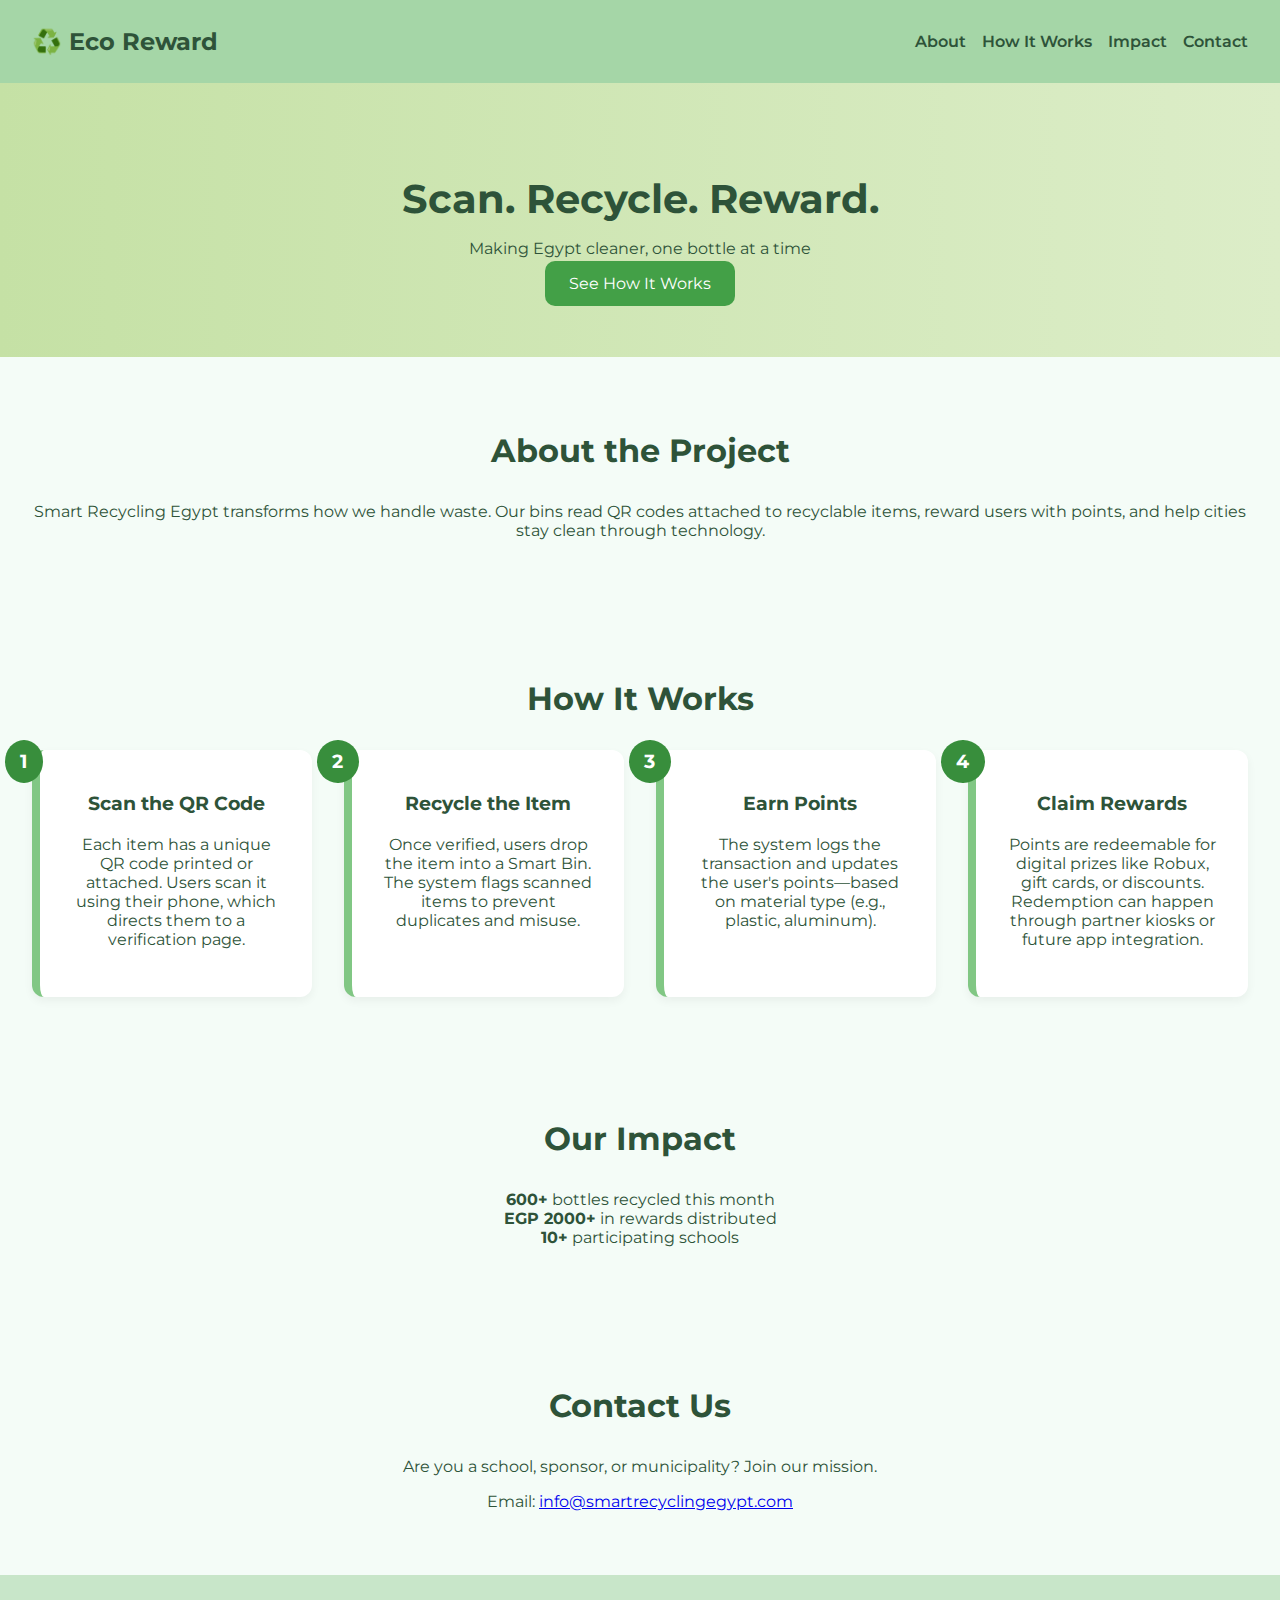
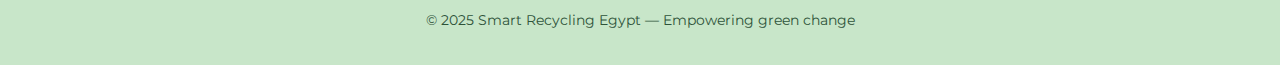
<file: index.html>
<!DOCTYPE html>
<html lang="en">
<head>
  <meta charset="UTF-8" />
  <meta name="viewport" content="width=device-width, initial-scale=1.0" />
  <title>Eco Reward</title>
  <link rel="stylesheet" href="sara.css" />
  <link href="https://fonts.googleapis.com/css2?family=Montserrat:wght@400;700&display=swap" rel="stylesheet" />
</head>
<body>
  <nav>
    <div class="logo">♻️ Eco Reward</div>
    <ul class="nav-links">
      <li><a href="#about">About</a></li>
      <li><a href="#how">How It Works</a></li>
      <li><a href="#impact">Impact</a></li>
      <li><a href="#contact">Contact</a></li>
    </ul>
  </nav>

  <header class="hero">
    <h1>Scan. Recycle. Reward.</h1>
    <p>Making Egypt cleaner, one bottle at a time</p>
    <a href="#how" class="btn">See How It Works</a>
  </header>

  <section id="about" class="section">
    <h2>About the Project</h2>
    <p>Smart Recycling Egypt transforms how we handle waste. Our bins read QR codes attached to recyclable items, reward users with points, and help cities stay clean through technology.</p>
  </section>

  <section id="how" class="section flow">
    <h2>How It Works</h2>
    <div class="steps">
      <div class="step">
        <div class="step-number">1</div>
        <h3>Scan the QR Code</h3>
        <p>Each item has a unique QR code printed or attached. Users scan it using their phone, which directs them to a verification page.</p>
      </div>
      <div class="step">
        <div class="step-number">2</div>
        <h3>Recycle the Item</h3>
        <p>Once verified, users drop the item into a Smart Bin. The system flags scanned items to prevent duplicates and misuse.</p>
      </div>
      <div class="step">
        <div class="step-number">3</div>
        <h3>Earn Points</h3>
        <p>The system logs the transaction and updates the user's points—based on material type (e.g., plastic, aluminum).</p>
      </div>
      <div class="step">
        <div class="step-number">4</div>
        <h3>Claim Rewards</h3>
        <p>Points are redeemable for digital prizes like Robux, gift cards, or discounts. Redemption can happen through partner kiosks or future app integration.</p>
      </div>
    </div>
  </section>

  <section id="impact" class="section">
    <h2>Our Impact</h2>
    <p><strong>600+</strong> bottles recycled this month<br><strong>EGP 2000+</strong> in rewards distributed<br><strong>10+</strong> participating schools</p>
  </section>

  <section id="contact" class="section">
    <h2>Contact Us</h2>
    <p>Are you a school, sponsor, or municipality? Join our mission.</p>
    <p>Email: <a href="mailto:info@smartrecyclingegypt.com">info@smartrecyclingegypt.com</a></p>
  </section>

  <footer>
    <p>&copy; 2025 Smart Recycling Egypt — Empowering green change</p>
  </footer>
</body>
</html>
</file>
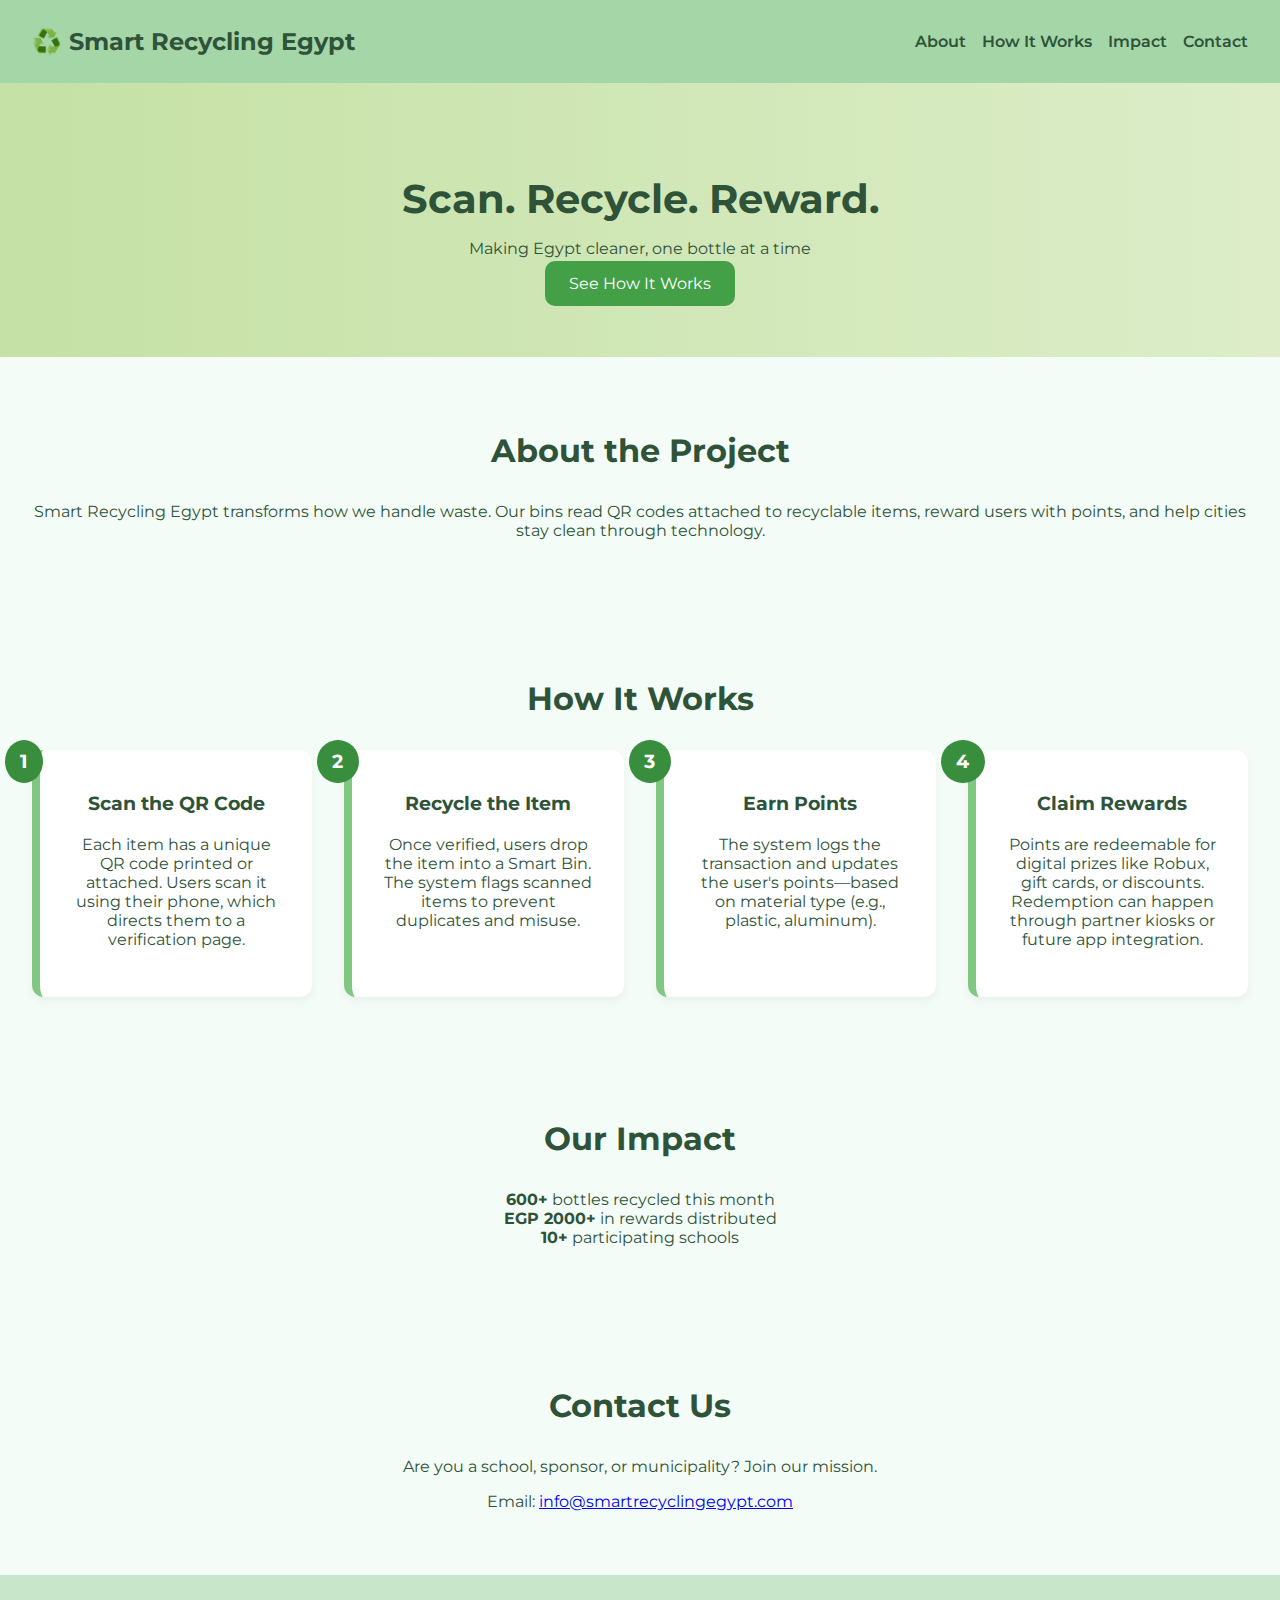
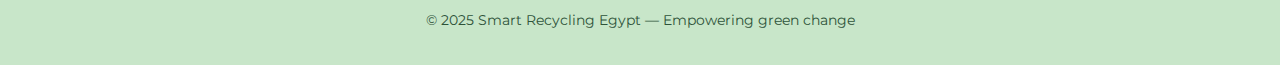
<file: sara.html>
<!DOCTYPE html>
<html lang="en">
<head>
  <meta charset="UTF-8" />
  <meta name="viewport" content="width=device-width, initial-scale=1.0" />
  <title>Smart Recycling Egypt</title>
  <link rel="stylesheet" href="sara.css" />
  <link href="https://fonts.googleapis.com/css2?family=Montserrat:wght@400;700&display=swap" rel="stylesheet" />
</head>
<body>
  <nav>
    <div class="logo">♻️ Smart Recycling Egypt</div>
    <ul class="nav-links">
      <li><a href="#about">About</a></li>
      <li><a href="#how">How It Works</a></li>
      <li><a href="#impact">Impact</a></li>
      <li><a href="#contact">Contact</a></li>
    </ul>
  </nav>

  <header class="hero">
    <h1>Scan. Recycle. Reward.</h1>
    <p>Making Egypt cleaner, one bottle at a time</p>
    <a href="#how" class="btn">See How It Works</a>
  </header>

  <section id="about" class="section">
    <h2>About the Project</h2>
    <p>Smart Recycling Egypt transforms how we handle waste. Our bins read QR codes attached to recyclable items, reward users with points, and help cities stay clean through technology.</p>
  </section>

  <section id="how" class="section flow">
    <h2>How It Works</h2>
    <div class="steps">
      <div class="step">
        <div class="step-number">1</div>
        <h3>Scan the QR Code</h3>
        <p>Each item has a unique QR code printed or attached. Users scan it using their phone, which directs them to a verification page.</p>
      </div>
      <div class="step">
        <div class="step-number">2</div>
        <h3>Recycle the Item</h3>
        <p>Once verified, users drop the item into a Smart Bin. The system flags scanned items to prevent duplicates and misuse.</p>
      </div>
      <div class="step">
        <div class="step-number">3</div>
        <h3>Earn Points</h3>
        <p>The system logs the transaction and updates the user's points—based on material type (e.g., plastic, aluminum).</p>
      </div>
      <div class="step">
        <div class="step-number">4</div>
        <h3>Claim Rewards</h3>
        <p>Points are redeemable for digital prizes like Robux, gift cards, or discounts. Redemption can happen through partner kiosks or future app integration.</p>
      </div>
    </div>
  </section>

  <section id="impact" class="section">
    <h2>Our Impact</h2>
    <p><strong>600+</strong> bottles recycled this month<br><strong>EGP 2000+</strong> in rewards distributed<br><strong>10+</strong> participating schools</p>
  </section>

  <section id="contact" class="section">
    <h2>Contact Us</h2>
    <p>Are you a school, sponsor, or municipality? Join our mission.</p>
    <p>Email: <a href="mailto:info@smartrecyclingegypt.com">info@smartrecyclingegypt.com</a></p>
  </section>

  <footer>
    <p>&copy; 2025 Smart Recycling Egypt — Empowering green change</p>
  </footer>
</body>
</html>
</file>
<file: sara.css>
* {
  box-sizing: border-box;
}
body {
  margin: 0;
  font-family: 'Montserrat', sans-serif;
  background-color: #f4fcf7;
  color: #2e5339;
}
nav {
  display: flex;
  justify-content: space-between;
  align-items: center;
  background: #a5d6a7;
  padding: 1em 2em;
}
.logo {
  font-weight: bold;
  font-size: 1.5em;
}
.nav-links {
  list-style: none;
  display: flex;
  gap: 1em;
}
.nav-links a {
  text-decoration: none;
  color: #2e5339;
  font-weight: 600;
}
.hero {
  text-align: center;
  padding: 4em 2em;
  background: linear-gradient(to right, #c5e1a5, #dcedc8);
}
.hero h1 {
  font-size: 2.5em;
  margin-bottom: 0.3em;
}
.btn {
  background: #43a047;
  color: white;
  padding: 0.8em 1.5em;
  text-decoration: none;
  border-radius: 10px;
  margin-top: 1em;
  transition: background-color 0.3s;
}
.btn:hover {
  background: #2e7d32;
}
.section {
  padding: 3em 2em;
  text-align: center;
}
.section h2 {
  font-size: 2em;
  margin-bottom: 1em;
}
.flow .steps {
  display: flex;
  flex-wrap: wrap;
  justify-content: center;
  gap: 2em;
}
.step {
  background: white;
  border-left: 8px solid #81c784;
  padding: 2em;
  border-radius: 12px;
  width: 280px;
  box-shadow: 0 4px 10px rgba(0,0,0,0.05);
  position: relative;
}
.step-number {
  position: absolute;
  top: -10px;
  left: -35px;
  background-color: #388e3c;
  color: white;
  font-weight: bold;
  padding: 0.5em 0.8em;
  border-radius: 50%;
  font-size: 1.2em;
}
.step h3 {
  margin-top: 0.5em;
  font-size: 1.2em;
}
footer {
  background: #c8e6c9;
  text-align: center;
  padding: 1.5em;
  font-size: 0.9em;
}
</file>
